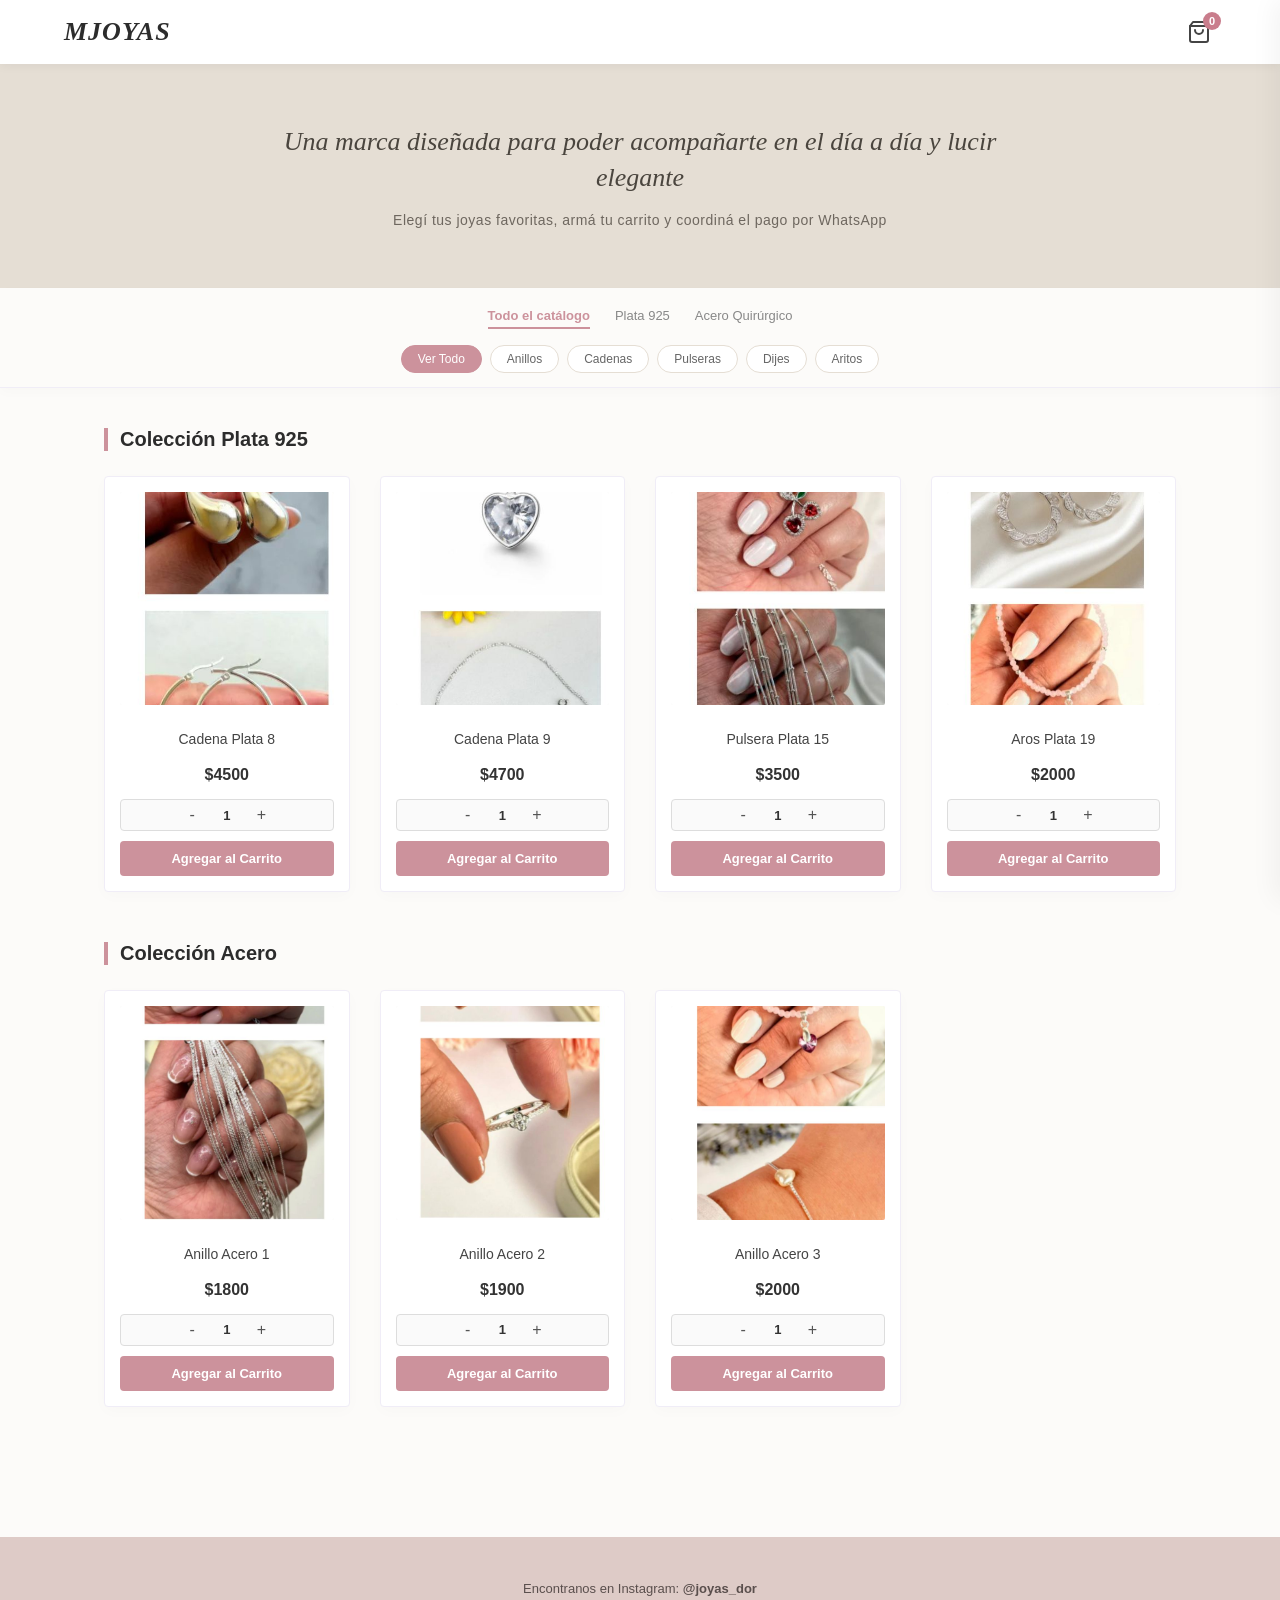
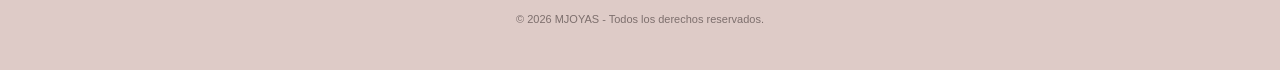
<file: index.html>
﻿<!DOCTYPE html>
<html lang="es">
<head>
    <meta charset="UTF-8">
    <meta name="viewport" content="width=device-width, initial-scale=1.0">
    <title>MJOYAS | Joyas de plata 925 y Acero</title>
    <link rel="stylesheet" href="style.css?v=1.1">
</head>
<body>

    <header class="navbar">
        <div class="logo" onclick="location.href='index.html'">MJOYAS</div>
        <button class="btn-carrito" onclick="toggleCart()">
            <svg xmlns="http://www.w3.org/2000/svg" width="24" height="24" viewBox="0 0 24 24" fill="none" stroke="currentColor" stroke-width="2" stroke-linecap="round" stroke-linejoin="round">
                <path d="M6 2L3 6v14a2 2 0 0 0 2 2h14a2 2 0 0 0 2-2V6l-3-4z"></path>
                <line x1="3" y1="6" x2="21" y2="6"></line>
                <path d="M16 10a4 4 0 0 1-8 0"></path>
            </svg>
            <span id="cart-count" class="badge-carrito">0</span>
        </button>
    </header>

    <section id="inicio" class="hero-section">
        <div class="hero-contenido">
            <h1>Una marca diseñada para poder acompañarte en el día a día y lucir elegante</h1>
            <p>Elegí tus joyas favoritas, armá tu carrito y coordiná el pago por WhatsApp</p>
        </div>
    </section>

    <div class="filtros-contenedor-sticky">
        <div class="material-nav">
            <button class="btn-material active" data-material="todos" onclick="filtrarMaterial('todos', this)">Todo el catálogo</button>
            <button class="btn-material" data-material="plata" onclick="filtrarMaterial('plata', this)">Plata 925</button>
            <button class="btn-material" data-material="acero" onclick="filtrarMaterial('acero', this)">Acero Quirúrgico</button>
        </div>
        
        <nav class="filtros-nav">
            <button class="btn-filtro active" data-tipo="todos" onclick="filtrarTipo('todos', this)">Ver Todo</button>
            <button class="btn-filtro" data-tipo="anillos" onclick="filtrarTipo('anillos', this)">Anillos</button>
            <button class="btn-filtro" data-tipo="cadenas" onclick="filtrarTipo('cadenas', this)">Cadenas</button>
            <button class="btn-filtro" data-tipo="pulseras" onclick="filtrarTipo('pulseras', this)">Pulseras</button>
            <button class="btn-filtro" data-tipo="dijes" onclick="filtrarTipo('dijes', this)">Dijes</button>
            <button class="btn-filtro" data-tipo="aritos" onclick="filtrarTipo('aritos', this)">Aritos</button>
        </nav>
    </div>

    <main class="catalogo-contenedor">
        <section id="seccion-plata" class="categoria-seccion">
            <h2 class="seccion-titulo">Colección Plata 925</h2>
            <div id="productos-plata" class="productos-grid">
                <p class="cargando-texto">Cargando colección de Plata...</p>
            </div>
        </section>

        <section id="seccion-acero" class="categoria-seccion">
            <h2 class="seccion-titulo">Colección Acero</h2>
            <div id="productos-acero" class="productos-grid">
                <p class="cargando-texto">Cargando colección de Acero...</p>
            </div>
        </section>
    </main>

    <div id="cart-overlay" class="cart-overlay" onclick="toggleCart()"></div>
    <aside id="cart-sidebar" class="cart-sidebar">
        <div class="cart-header">
            <h3>Tu Pedido</h3>
            <button class="btn-cerrar-cart" onclick="toggleCart()">&times;</button>
        </div>

        <div id="cart-items" class="cart-items-lista">
            <p class="carrito-vacio-txt">El carrito está vacío.</p>
        </div>

        <div class="cart-footer">
            <div class="cart-total-linea">
                <span>Total estimado:</span>
                <span id="cart-total-price" class="cart-total-monto">$0</span>
            </div>
            <button class="btn-enviar-wa" onclick="enviarWhatsApp()">
                Confirmar Pedido por WhatsApp
            </button>
        </div>
    </aside>

    <footer class="footer">
        <p>Encontranos en Instagram: <a href="https://instagram.com/joyas_dor" target="_blank">@joyas_dor</a></p>
        <p class="copyright">© 2026 MJOYAS - Todos los derechos reservados.</p>
    </footer>

    <script src="script.js"></script>
    <script>
        document.addEventListener("DOMContentLoaded", async () => {
            productos = await cargarProductosDesdeSheets();
            
            const urlParams = new URLSearchParams(window.location.search);
            const matParam = urlParams.get('material');
            const tipoParam = urlParams.get('tipo');
            
            if (matParam) {
                filtroMaterialActual = matParam;
                const bMat = document.querySelector(`.btn-material[data-material="${matParam}"]`);
                if (bMat) {
                    document.querySelectorAll('.btn-material').forEach(b => b.classList.remove('active'));
                    bMat.classList.add('active');
                }
            }
            if (tipoParam) {
                filtroTipoActual = tipoParam;
                const bTipo = document.querySelector(`.btn-filtro[data-tipo="${tipoParam}"]`);
                if (bTipo) {
                    document.querySelectorAll('.btn-filtro').forEach(b => b.classList.remove('active'));
                    bTipo.classList.add('active');
                }
            }
            
            renderizarCatalogo();
            actualizarInterfaz(); 
        });
    </script>
</body>
</html>
</file>
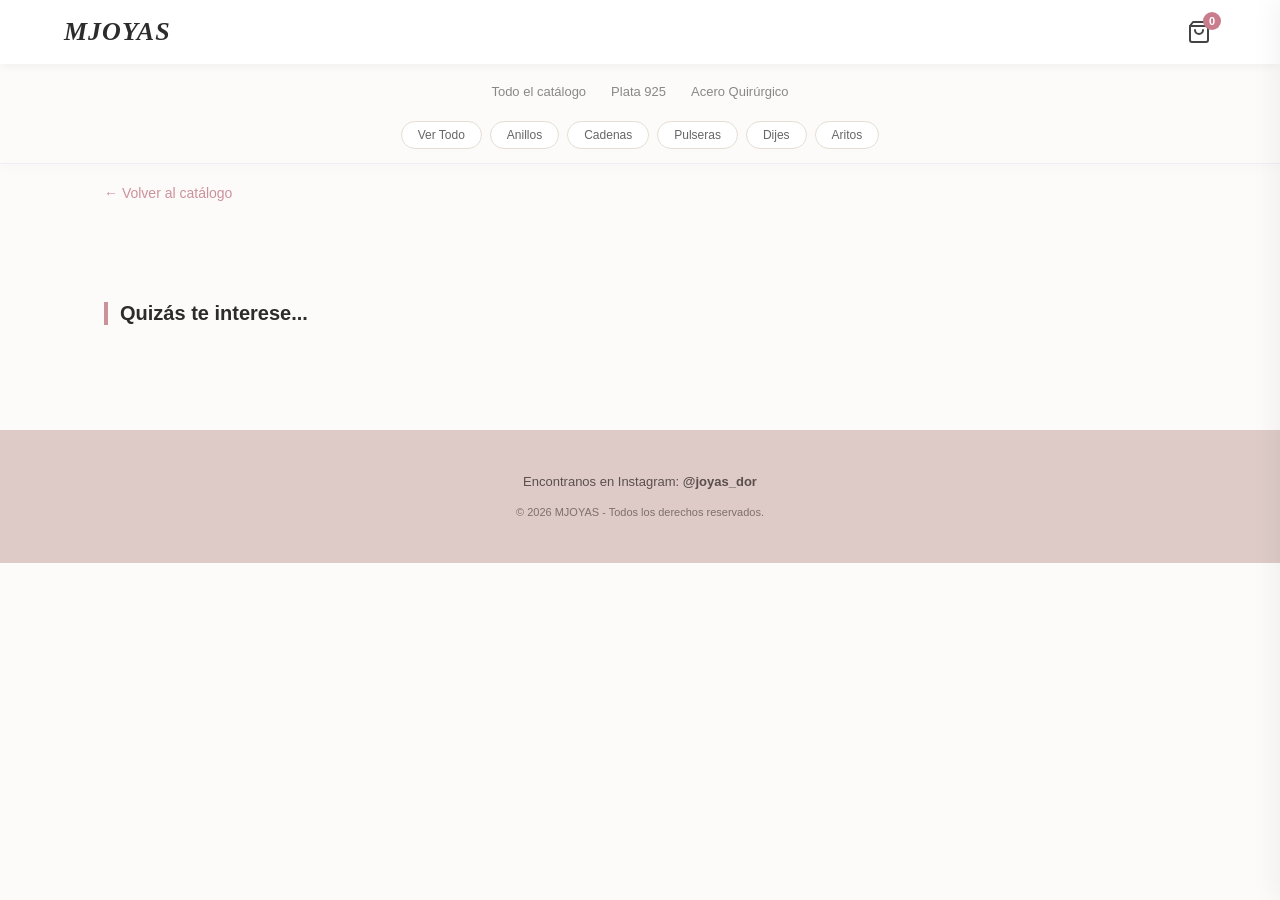
<file: detalle.html>
<!DOCTYPE html>
<html lang="es">
<head>
    <meta charset="UTF-8">
    <meta name="viewport" content="width=device-width, initial-scale=1.0">
    <title>MJOYAS | Detalle del Producto</title>
    <link rel="stylesheet" href="style.css">
</head>
<body>

    <header class="navbar">
        <div class="logo" onclick="location.href='index.html'">MJOYAS</div>
        <button class="btn-carrito" onclick="toggleCart()">
            <svg xmlns="http://www.w3.org/2000/svg" width="24" height="24" viewBox="0 0 24 24" fill="none" stroke="currentColor" stroke-width="2" stroke-linecap="round" stroke-linejoin="round">
                <path d="M6 2L3 6v14a2 2 0 0 0 2 2h14a2 2 0 0 0 2-2V6l-3-4z"></path>
                <line x1="3" y1="6" x2="21" y2="6"></line>
                <path d="M16 10a4 4 0 0 1-8 0"></path>
            </svg>
            <span id="cart-count" class="badge-carrito">0</span>
        </button>
    </header>

    <div class="filtros-contenedor-sticky">
        <div class="material-nav">
            <button class="btn-material" onclick="redireccionarConFiltro('todos', 'todos')">Todo el catálogo</button>
            <button class="btn-material" onclick="redireccionarConFiltro('plata', 'todos')">Plata 925</button>
            <button class="btn-material" onclick="redireccionarConFiltro('acero', 'todos')">Acero Quirúrgico</button>
        </div>
        <nav class="filtros-nav">
            <button class="btn-filtro" onclick="redireccionarConFiltro('todos', 'todos')">Ver Todo</button>
            <button class="btn-filtro" onclick="redireccionarConFiltro('todos', 'anillos')">Anillos</button>
            <button class="btn-filtro" onclick="redireccionarConFiltro('todos', 'cadenas')">Cadenas</button>
            <button class="btn-filtro" onclick="redireccionarConFiltro('todos', 'pulseras')">Pulseras</button>
            <button class="btn-filtro" onclick="redireccionarConFiltro('todos', 'dijes')">Dijes</button>
            <button class="btn-filtro" onclick="redireccionarConFiltro('todos', 'aritos')">Aritos</button>
        </nav>
    </div>

    <div class="catalogo-contenedor" style="padding-bottom: 0; padding-top: 20px;">
        <a href="index.html" class="btn-volver">← Volver al catálogo</a>
    </div>

    <main id="detalle-producto" class="catalogo-contenedor" style="padding: 20px 5% 40px 5%;"></main>

    <section class="catalogo-contenedor">
        <h2 class="seccion-titulo">Quizás te interese...</h2>
        <div id="recomendados" class="productos-grid"></div>
    </section>

    <div id="cart-overlay" class="cart-overlay" onclick="toggleCart()"></div>
    <aside id="cart-sidebar" class="cart-sidebar">
        <div class="cart-header">
            <h3>Tu Pedido</h3>
            <button class="btn-cerrar-cart" onclick="toggleCart()">&times;</button>
        </div>

        <div id="cart-items" class="cart-items-lista">
            <p class="carrito-vacio-txt">El carrito está vacío.</p>
        </div>

        <div class="cart-footer">
            <div class="cart-total-linea">
                <span>Total estimado:</span>
                <span id="cart-total-price" class="cart-total-monto">$0</span>
            </div>
            <button class="btn-enviar-wa" onclick="enviarWhatsApp()">
                Confirmar Pedido por WhatsApp
            </button>
        </div>
    </aside>

    <footer class="footer">
        <p>Encontranos en Instagram: <a href="https://instagram.com/joyas_dor" target="_blank">@joyas_dor</a></p>
        <p class="copyright">© 2026 MJOYAS - Todos los derechos reservados.</p>
    </footer>

    <script src="script.js"></script>
    <script>
        document.addEventListener("DOMContentLoaded", async () => {
            await cargarDatosYMostrarDetalle();
        });
        
        function redireccionarConFiltro(material, tipo) {
            let url = 'index.html';
            if (material !== 'todos' || tipo !== 'todos') {
                url += `?material=${material}&tipo=${tipo}`;
            }
            window.location.href = url;
        }
    </script>
</body>
</html>
</file>
<file: style.css>
﻿/* --- CONFIGURACIÓN GENERAL Y RESETEO --- */
* {
    box-sizing: border-box;
    margin: 0;
    padding: 0;
    font-family: 'Segoe UI', Tahoma, Geneva, Verdana, sans-serif;
}

body {
    background-color: #fcfbf9;
    color: #333333;
    scroll-behavior: smooth;
}

/* --- BARRA DE NAVEGACIÓN (NAVBAR) --- */
.navbar {
    display: flex;
    justify-content: space-between;
    align-items: center;
    padding: 15px 5%;
    background-color: #ffffff;
    box-shadow: 0 2px 10px rgba(0, 0, 0, 0.05);
    position: sticky;
    top: 0;
    z-index: 110;
}

.logo {
    font-family: 'Playfair Display', 'Georgia', serif;
    font-style: italic;
    font-weight: bold;
    font-size: 26px;
    letter-spacing: 1px;
    color: #2c2c2c;
    cursor: pointer;
}

.btn-carrito {
    background: none;
    border: none;
    color: #444;
    cursor: pointer;
    position: relative;
    padding: 5px;
    display: flex;
    align-items: center;
    justify-content: center;
    transition: transform 0.2s;
}

.btn-carrito:hover {
    transform: scale(1.05);
}

.badge-carrito {
    position: absolute;
    top: -3px;
    right: -5px;
    background-color: #c97d8c;
    color: white;
    font-size: 11px;
    font-weight: bold;
    width: 18px;
    height: 18px;
    border-radius: 50%;
    display: flex;
    align-items: center;
    justify-content: center;
}

/* --- SECCIÓN HERO --- */
.hero-section {
    background-color: #e5ded4;
    padding: 60px 20px;
    text-align: center;
}

.hero-contenido h1 {
    font-family: 'Playfair Display', 'Georgia', serif;
    font-style: italic;
    font-weight: normal;
    font-size: 26px;
    line-height: 1.4;
    color: #4a453e;
    max-width: 750px;
    margin: 0 auto 15px auto;
}

.hero-contenido p {
    font-size: 14px;
    color: #6e675f;
    letter-spacing: 0.5px;
}

/* --- CONTENEDOR DE CATÁLOGO --- */
.catalogo-contenedor {
    max-width: 1200px;
    margin: 0 auto;
    padding: 20px 5%;
}

.categoria-seccion {
    margin-bottom: 50px;
    transition: opacity 0.3s ease, transform 0.3s ease;
}

.seccion-titulo {
    font-family: 'Segoe UI', sans-serif;
    font-size: 20px;
    font-weight: 600;
    color: #2c2c2c;
    border-left: 4px solid #cc929c;
    padding-left: 12px;
    margin-bottom: 25px;
    margin-top: 20px;
}

.productos-grid {
    display: grid;
    grid-template-columns: repeat(auto-fill, minmax(220px, 1fr));
    gap: 30px;
}

.cargando-texto {
    color: #888;
    font-style: italic;
    grid-column: 1 / -1;
    text-align: center;
    padding: 20px;
}

/* --- TARJETAS DE PRODUCTO + INTERACCIONES --- */
.card-producto {
    background-color: #ffffff;
    border-radius: 4px;
    padding: 15px;
    text-align: center;
    box-shadow: 0 4px 15px rgba(0, 0, 0, 0.02);
    display: flex;
    flex-direction: column;
    justify-content: space-between;
    border: 1px solid #f0edf7;
    transition: transform 0.3s cubic-bezier(0.25, 1, 0.5, 1), box-shadow 0.3s ease;
    animation: unirseCards 0.5s cubic-bezier(0.25, 1, 0.5, 1) forwards;
}

@keyframes unirseCards {
    from {
        opacity: 0;
        transform: translateY(12px);
    }
    to {
        opacity: 1;
        transform: translateY(0);
    }
}

.card-producto:hover {
    transform: translateY(-4px);
    box-shadow: 0 10px 25px rgba(0, 0, 0, 0.05);
}

.img-container {
    width: 100%;
    aspect-ratio: 1 / 1;
    background-color: #f7f6f4;
    position: relative;
    margin-bottom: 15px;
    border-radius: 2px;
    overflow: hidden;
    display: flex;
    align-items: center;
    justify-content: center;
    cursor: pointer;
}

.img-container img {
    width: 100%;
    height: 100%;
    object-fit: cover;
    z-index: 2;
    position: relative;
    transition: transform 0.5s cubic-bezier(0.25, 1, 0.5, 1);
}

.card-producto:hover .img-container img {
    transform: scale(1.04);
}

.placeholder-text {
    position: absolute;
    font-family: 'Playfair Display', serif;
    font-style: italic;
    color: #e2dfda;
    font-size: 18px;
    letter-spacing: 2px;
    z-index: 1;
}

.card-producto h4 {
    font-size: 14px;
    font-weight: 500;
    color: #444;
    margin-bottom: 8px;
    min-height: 38px;
    display: flex;
    align-items: center;
    justify-content: center;
    cursor: pointer;
    transition: color 0.2s ease;
}

.card-producto h4:hover {
    color: #cc929c;
}

.precio-producto {
    font-size: 16px;
    font-weight: bold;
    color: #333;
    margin-bottom: 15px;
}

.compra-controles {
    display: flex;
    flex-direction: column;
    gap: 10px;
}

.selector-cantidad {
    display: flex;
    align-items: center;
    justify-content: center;
    border: 1px solid #ddd;
    border-radius: 4px;
    overflow: hidden;
    background-color: #fafafa;
}

.btn-cant {
    background: none;
    border: none;
    width: 32px;
    height: 30px;
    font-size: 16px;
    cursor: pointer;
    color: #555;
    transition: background 0.2s;
}

.btn-cant:hover {
    background-color: #eeeeee;
}

.num-cant {
    padding: 0 15px;
    font-size: 13px;
    font-weight: 600;
    min-width: 30px;
    text-align: center;
}

.btn-add-cart {
    background-color: #cc929c;
    color: white;
    border: none;
    padding: 10px;
    border-radius: 4px;
    font-size: 13px;
    font-weight: 600;
    cursor: pointer;
    transition: background-color 0.2s ease;
}

.btn-add-cart:hover {
    background-color: #b57d87;
}

/* --- CARRITO SIDEBAR Y OVERLAY --- */
.cart-overlay {
    position: fixed;
    top: 0;
    left: 0;
    width: 100vw;
    height: 100vh;
    background-color: rgba(0, 0, 0, 0.25);
    z-index: 199;
    display: none;
    opacity: 0;
    transition: opacity 0.3s ease;
}

.cart-overlay.open {
    display: block;
    opacity: 1;
}

.cart-sidebar {
    position: fixed;
    top: 0;
    right: 0;
    width: 100%;
    max-width: 360px;
    height: 100vh;
    background-color: #ffffff;
    box-shadow: -5px 0 25px rgba(0, 0, 0, 0.05);
    z-index: 200;
    display: flex;
    flex-direction: column;
    transform: translateX(100%);
    transition: transform 0.35s cubic-bezier(0.25, 1, 0.5, 1);
}

.cart-sidebar.open {
    transform: translateX(0);
}

.cart-header {
    padding: 20px;
    border-bottom: 1px solid #f0edf7;
    display: flex;
    justify-content: space-between;
    align-items: center;
}

.cart-header h3 {
    font-size: 18px;
    color: #333;
}

.btn-cerrar-cart {
    background: none;
    border: none;
    font-size: 28px;
    cursor: pointer;
    color: #888;
}

.cart-items-lista {
    padding: 20px;
    overflow-y: auto;
    flex-grow: 1;
}

.carrito-vacio-txt {
    text-align: center;
    color: #999;
    margin-top: 30px;
    font-size: 14px;
}

.cart-footer {
    padding: 20px;
    border-top: 1px solid #f0edf7;
    background-color: #fafafa;
}

.cart-total-linea {
    display: flex;
    justify-content: space-between;
    font-size: 14px;
    font-weight: 500;
    color: #444;
    margin-bottom: 15px;
}

.cart-total-monto {
    font-size: 18px;
    font-weight: bold;
    color: #333;
}

.btn-enviar-wa {
    width: 100%;
    background-color: #25d366;
    color: white;
    border: none;
    padding: 14px;
    border-radius: 4px;
    font-size: 14px;
    font-weight: bold;
    cursor: pointer;
    transition: background-color 0.2s;
}

.btn-enviar-wa:hover {
    background-color: #20ba5a;
}

/* --- ELEMENTOS INTERNOS DEL CARRITO --- */
.cart-item {
    display: flex;
    align-items: center;
    gap: 12px;
    padding: 15px 0;
    border-bottom: 1px solid #f0edf7;
}

.cart-item-img {
    width: 55px;
    height: 55px;
    object-fit: cover;
    border-radius: 4px;
    border: 1px solid #f0edf7;
    background-color: #f7f6f4;
}

.cart-item-info {
    flex-grow: 1;
}

.btn-remove {
    background: none;
    border: none;
    color: #c95d6f;
    font-size: 12px;
    cursor: pointer;
    font-weight: 500;
}

.btn-remove:hover {
    text-decoration: underline;
}

.selector-cantidad-cart {
    display: flex;
    align-items: center;
    margin-top: 6px;
    border: 1px solid #ddd;
    border-radius: 4px;
    width: max-content;
    background-color: #ffffff;
    overflow: hidden;
}

.btn-cant-cart {
    background: none;
    border: none;
    width: 26px;
    height: 24px;
    font-size: 14px;
    cursor: pointer;
    color: #555;
    display: flex;
    align-items: center;
    justify-content: center;
    transition: background 0.2s;
}

.btn-cant-cart:hover {
    background-color: #eeeeee;
}

.num-cant-cart {
    padding: 0 10px;
    font-size: 12px;
    font-weight: 600;
    min-width: 20px;
    text-align: center;
}

/* --- FILTROS CONTENEDOR STICKY --- */
.filtros-contenedor-sticky {
    position: sticky;
    top: 64px;
    z-index: 100;
    background-color: #fcfbf9;
    box-shadow: 0 4px 12px rgba(0, 0, 0, 0.02);
    border-bottom: 1px solid #f0edf7;
    padding: 10px 0;
}

.material-nav {
    display: flex;
    justify-content: center;
    gap: 25px;
    padding: 6px 5%;
}

.btn-material {
    background: none;
    border: none;
    color: #888;
    font-size: 13px;
    font-weight: 500;
    cursor: pointer;
    padding: 4px 0;
    position: relative;
    transition: color 0.3s ease;
}

.btn-material:hover {
    color: #333;
}

.btn-material.active {
    color: #cc929c;
    font-weight: 600;
}

.btn-material.active::after {
    content: '';
    position: absolute;
    bottom: -2px;
    left: 0;
    width: 100%;
    height: 2px;
    background-color: #cc929c;
    animation: expandirLinea 0.3s ease forwards;
}

@keyframes expandirLinea {
    from { width: 0; left: 50%; }
    to { width: 100%; left: 0; }
}

.filtros-nav {
    display: flex;
    justify-content: center;
    gap: 8px;
    flex-wrap: wrap;
    padding: 12px 5% 4px 5%;
}

.btn-filtro {
    background-color: #ffffff;
    color: #666;
    border: 1px solid #e5ded4;
    padding: 6px 16px;
    border-radius: 20px;
    font-size: 12px;
    font-weight: 500;
    cursor: pointer;
    transition: all 0.3s cubic-bezier(0.25, 0.8, 0.25, 1);
}

.btn-filtro:hover, .btn-filtro.active {
    background-color: #cc929c;
    color: white;
    border-color: #cc929c;
}

.btn-volver {
    display: inline-block;
    color: #cc929c;
    text-decoration: none;
    font-size: 14px;
    font-weight: 500;
    transition: color 0.2s;
}

.btn-volver:hover {
    color: #b57d87;
    text-decoration: underline;
}

/* --- PIE DE PÁGINA REFORZADO PRO UX --- */
footer, .footer {
    background-color: #decbc7 !important;
    padding: 40px 20px !important;
    text-align: center !important;
    font-size: 13px !important;
    color: #5a4f4d !important;
    margin-top: 60px !important;
    line-height: 1.8 !important;
    display: block !important;
    width: 100% !important;
    clear: both !important;
}

footer a, .footer a {
    color: #5a4f4d !important;
    font-weight: bold !important;
    text-decoration: none !important;
}

footer a:hover, .footer a:hover {
    text-decoration: underline !important;
}

footer .copyright, .footer .copyright {
    margin-top: 10px !important;
    font-size: 11px !important;
    color: #7d6f6d !important;
    display: block !important;
}
</file>
